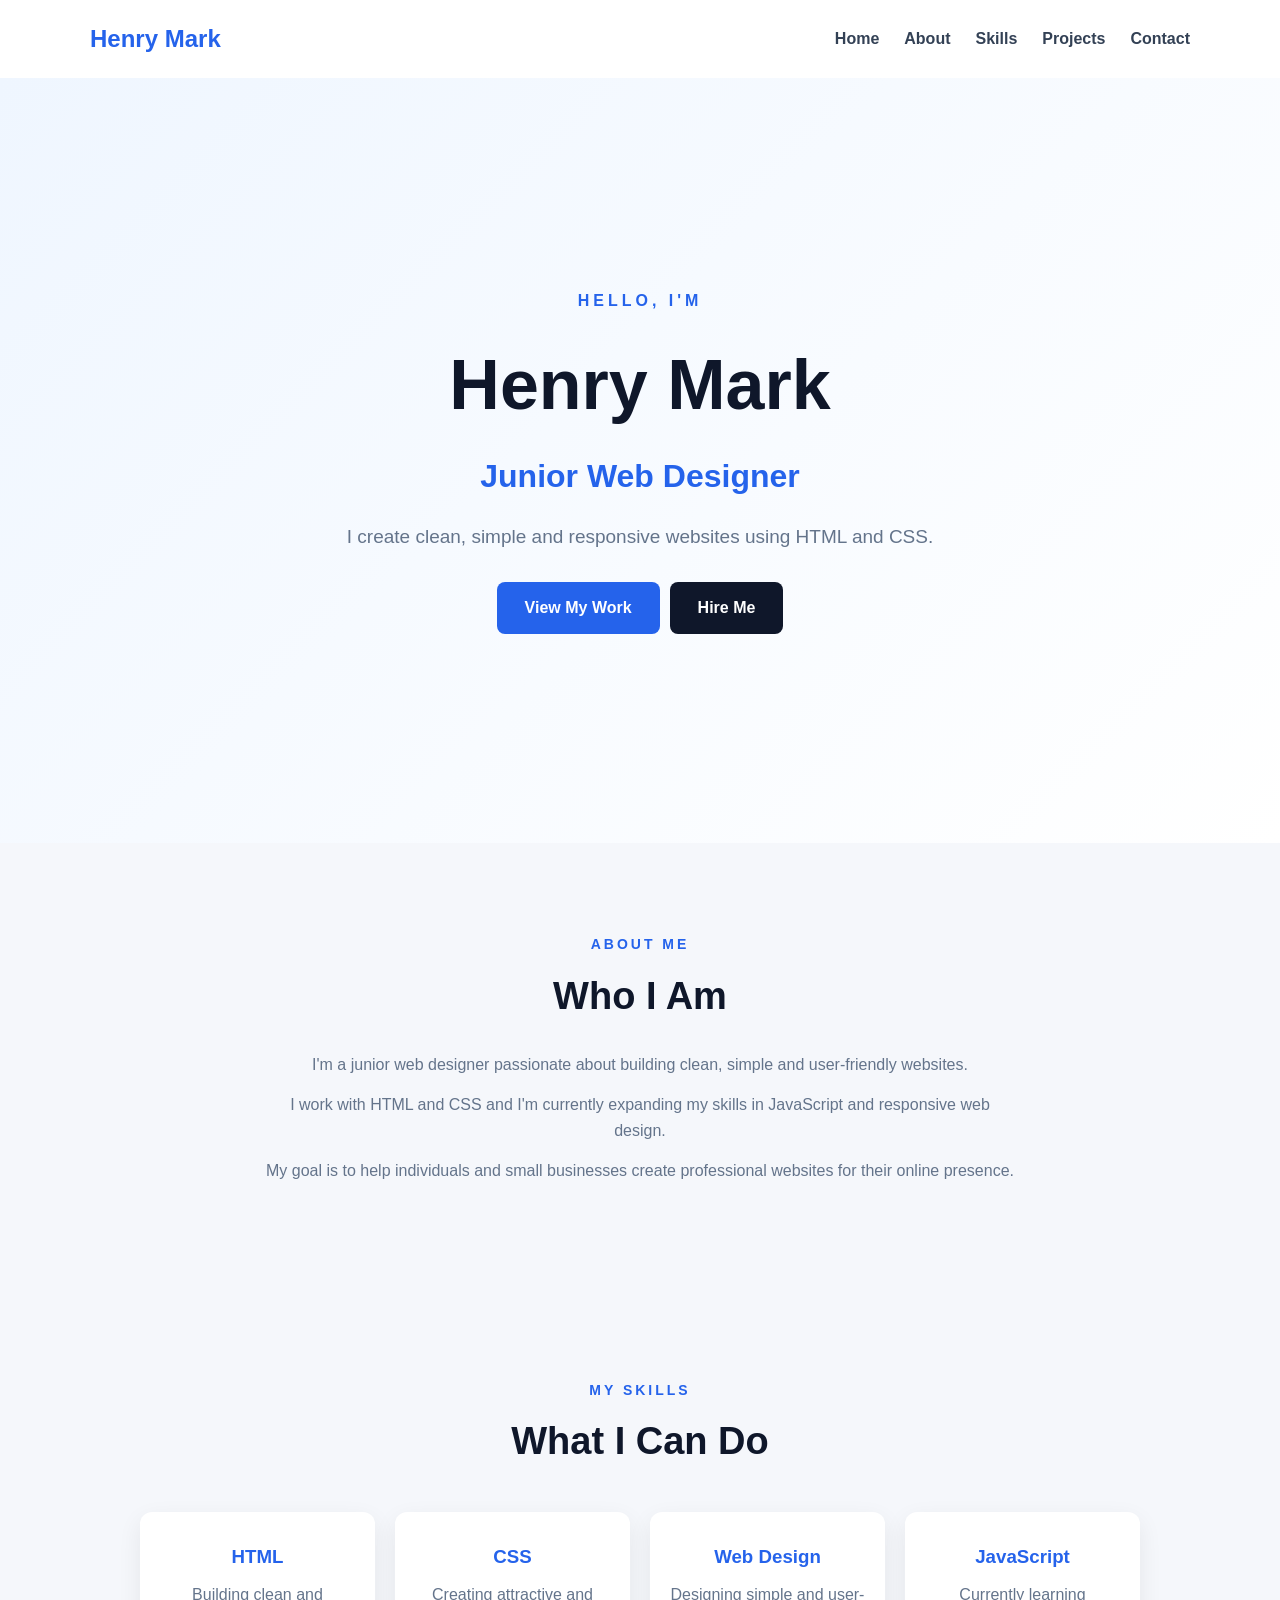
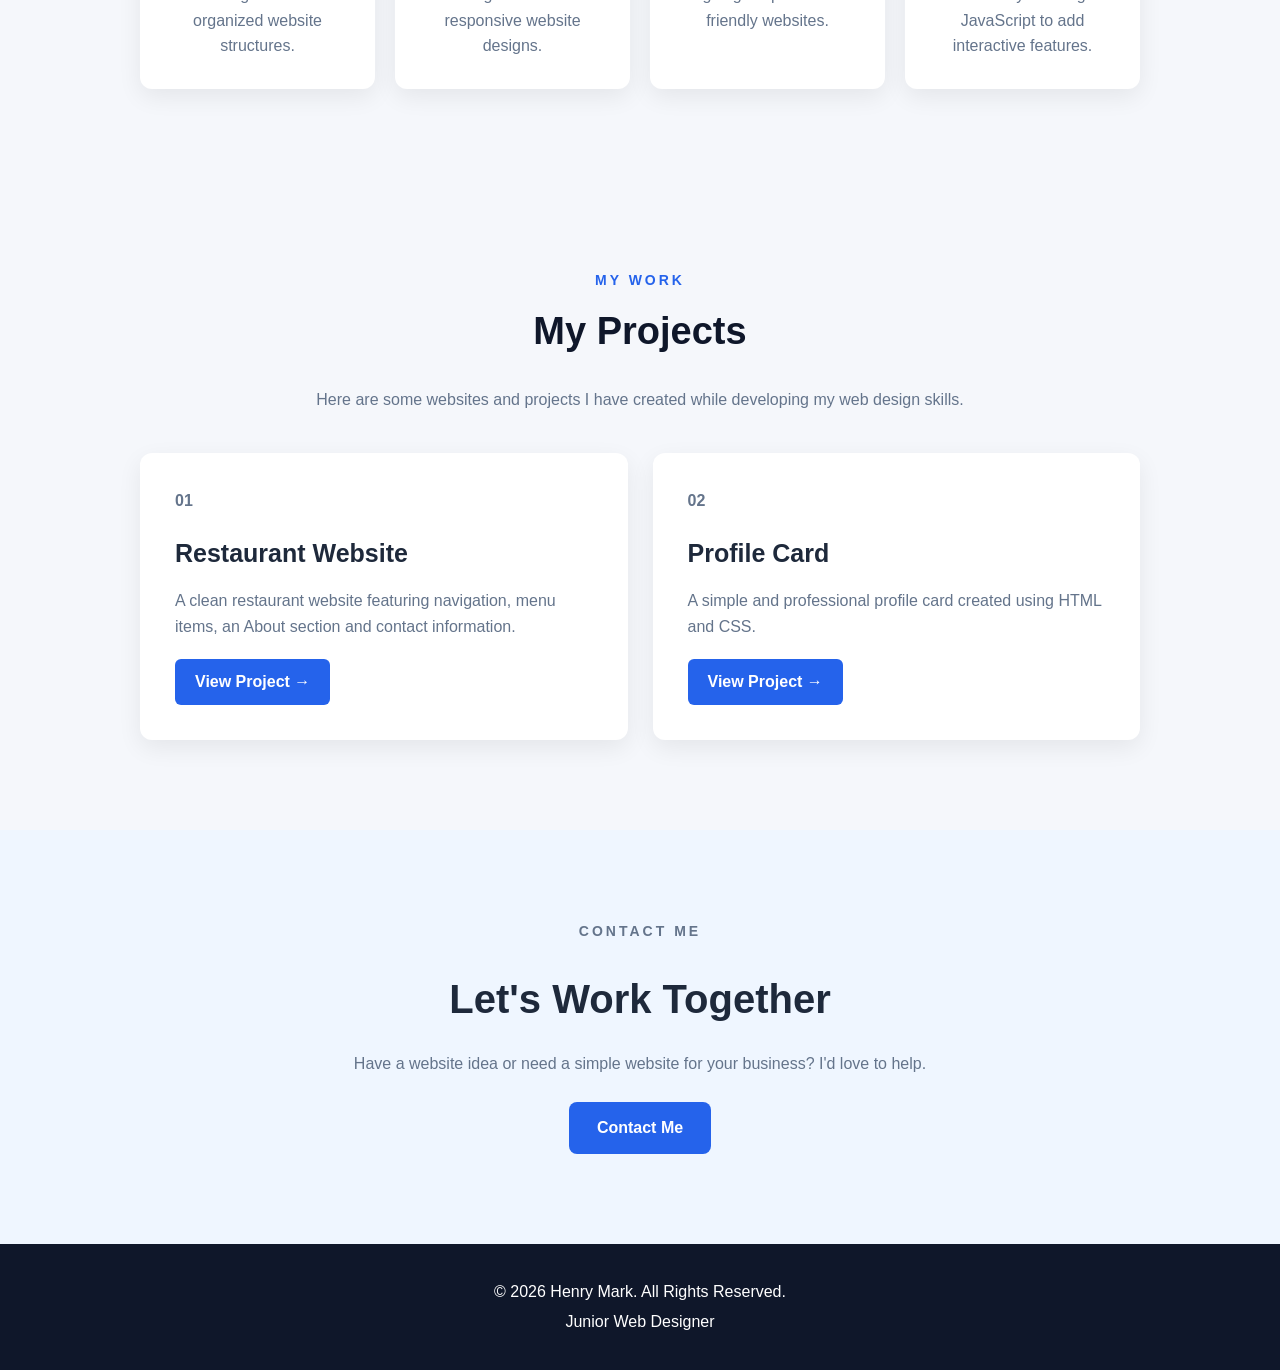
<file: index.html>
<!DOCTYPE html>
<html lang="en">

<head>
    <meta charset="UTF-8">
    <meta name="viewport" content="width=device-width, initial-scale=1.0">

    <title>Henry Mark | Junior Web Designer</title>

    <link rel="stylesheet" href="style.css">
</head>

<body>

    <!-- Navigation -->
    <nav>
        <div class="nav-container">
            <h2>Henry Mark</h2>

            <div class="nav-links">
                <a href="#home">Home</a>
                <a href="#about">About</a>
                <a href="#skills">Skills</a>
                <a href="#projects">Projects</a>
                <a href="#contact">Contact</a>
            </div>
        </div>
    </nav>


    <!-- Hero Section -->
    <section id="home" class="hero">

        <div class="hero-content">

            <p class="small-title">HELLO, I'M</p>

            <h1>Henry Mark</h1>

            <h2>Junior Web Designer</h2>

            <p class="intro">
                I create clean, simple and responsive websites
                using HTML and CSS.
            </p>

            <div class="hero-buttons">
                <a href="#projects" class="button">
                    View My Work
                </a>

                <a href="#contact" class="button secondary">
                    Hire Me
                </a>
            </div>

        </div>

    </section>


    <!-- About Section -->
    <section id="about">

        <div class="section-container">

            <p class="section-label">ABOUT ME</p>

            <h2>Who I Am</h2>

            <p class="section-text">
                I'm a junior web designer passionate about building
                clean, simple and user-friendly websites.
            </p>

            <p class="section-text">
                I work with HTML and CSS and I'm currently expanding
                my skills in JavaScript and responsive web design.
            </p>

            <p class="section-text">
                My goal is to help individuals and small businesses
                create professional websites for their online presence.
            </p>

        </div>

    </section>


    <!-- Skills Section -->
    <section id="skills">

        <div class="section-container">

            <p class="section-label">MY SKILLS</p>

            <h2>What I Can Do</h2>

            <div class="skills">

                <div class="skill">
                    <h3>HTML</h3>
                    <p>
                        Building clean and organized website
                        structures.
                    </p>
                </div>

                <div class="skill">
                    <h3>CSS</h3>
                    <p>
                        Creating attractive and responsive
                        website designs.
                    </p>
                </div>

                <div class="skill">
                    <h3>Web Design</h3>
                    <p>
                        Designing simple and user-friendly
                        websites.
                    </p>
                </div>

                <div class="skill">
                    <h3>JavaScript</h3>
                    <p>
                        Currently learning JavaScript to add
                        interactive features.
                    </p>
                </div>

            </div>

        </div>

    </section>


    <!-- Projects Section -->
    <section id="projects">

        <div class="section-container">

            <p class="section-label">MY WORK</p>

            <h2>My Projects</h2>

            <p class="section-text">
                Here are some websites and projects I have
                created while developing my web design skills.
            </p>

            <div class="projects">

                <!-- Restaurant Project -->
                <div class="project">

                    <div class="project-content">

                        <p class="project-number">01</p>

                        <h3>Restaurant Website</h3>

                        <p>
                            A clean restaurant website featuring
                            navigation, menu items, an About section
                            and contact information.
                        </p>

                        <a href="Restaurant.html" class="project-button">
                            View Project →
                        </a>

                    </div>

                </div>


                <!-- Profile Project -->
                <div class="project">

                    <div class="project-content">

                        <p class="project-number">02</p>

                        <h3>Profile Card</h3>

                        <p>
                            A simple and professional profile card
                            created using HTML and CSS.
                        </p>

                        <a href="profile.html" class="project-button">
                            View Project →
                        </a>

                    </div>

                </div>

            </div>

        </div>

    </section>


    <!-- Contact Section -->
    <section id="contact">

        <div class="contact-box">

            <p class="section-label">CONTACT ME</p>

            <h2>Let's Work Together</h2>

            <p>
                Have a website idea or need a simple website
                for your business? I'd love to help.
            </p>

            <a href="mailto:henmark568@gmail.com" class="button">
                Contact Me
            </a>

        </div>

    </section>


    <!-- Footer -->
    <footer>

        <p>
            © 2026 Henry Mark. All Rights Reserved.
        </p>

        <p>
            Junior Web Designer
        </p>

    </footer>


</body>
</html>
</file>
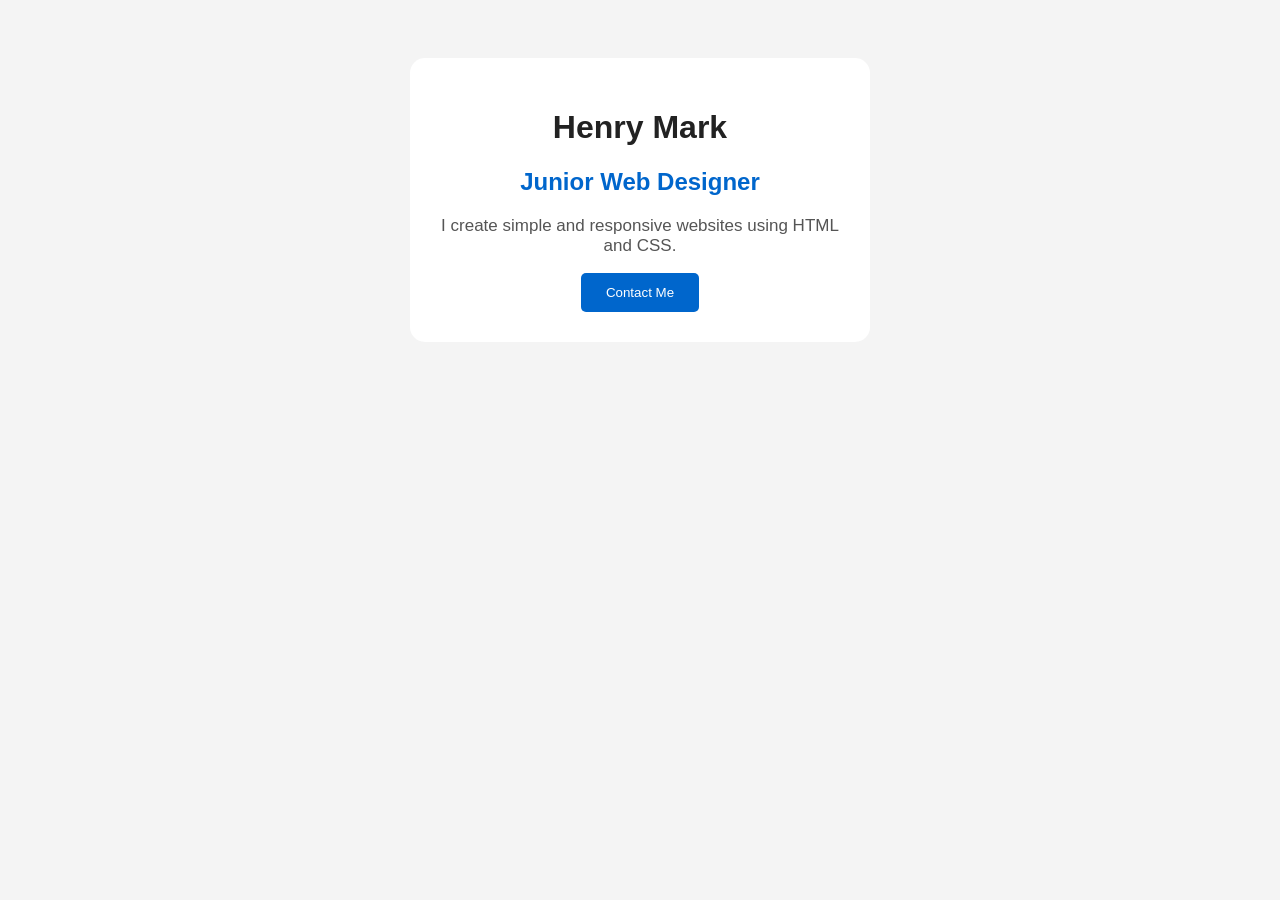
<file: profile.html>
<!DOCTYPE html>
<html>
<head>
    <title>My Profile</title>

    <style>
        body {
            font-family: Arial, sans-serif;
            background-color: #f4f4f4;
            text-align: center;
            padding: 50px;
        }

        .card {
            background-color: white;
            max-width: 400px;
            margin: auto;
            padding: 30px;
            border-radius: 15px;
        }

        h1 {
            color: #222;
        }

        h2 {
            color: #0066cc;
        }

        p {
            color: #555;
            font-size: 17px;
        }

        button {
            background-color: #0066cc;
            color: white;
            border: none;
            padding: 12px 25px;
            border-radius: 5px;
        }
    </style>
</head>

<body>

    <div class="card">

        <h1>Henry Mark</h1>

        <h2>Junior Web Designer</h2>

        <p>
            I create simple and responsive websites
            using HTML and CSS.
        </p>

        <button>Contact Me</button>

    </div>

</body>
</html>
</file>
<file: style.css>
* {
    margin: 0;
    padding: 0;
    box-sizing: border-box;
}

html {
    scroll-behavior: smooth;
}

body {
    font-family: Arial, Helvetica, sans-serif;
    background: #f5f7fb;
    color: #1e293b;
    line-height: 1.6;
}

/* NAVIGATION */

nav {
    width: 100%;
    background: white;
    box-shadow: 0 2px 12px rgba(0, 0, 0, 0.08);
}

.nav-container {
    width: 90%;
    max-width: 1100px;
    margin: 0 auto;
    padding: 20px 0;

    display: flex;
    justify-content: space-between;
    align-items: center;
}

.nav-container h2 {
    color: #2563eb;
}

.nav-links {
    display: flex;
    gap: 25px;
}

.nav-links a {
    color: #334155;
    text-decoration: none;
    font-weight: bold;
}

.nav-links a:hover {
    color: #2563eb;
}


/* HERO */

.hero {
    width: 100%;
    min-height: 85vh;

    display: flex;
    justify-content: center;
    align-items: center;

    text-align: center;

    background: linear-gradient(
        135deg,
        #eff6ff,
        #ffffff
    );
}

.hero-content {
    width: 90%;
    max-width: 800px;
    margin: 0 auto;
}

.small-title {
    color: #2563eb;
    font-weight: bold;
    letter-spacing: 4px;
    margin-bottom: 15px;
}

.hero h1 {
    font-size: 70px;
    color: #0f172a;
    margin-bottom: 10px;
}

.hero h2 {
    font-size: 32px;
    color: #2563eb;
    margin-bottom: 20px;
}

.intro {
    max-width: 650px;
    margin: 0 auto 30px;
    color: #64748b;
    font-size: 19px;
}


/* BUTTONS */

.hero-buttons {
    display: flex;
    justify-content: center;
    align-items: center;
    gap: 10px;
}

.button {
    display: inline-block;
    padding: 13px 28px;
    background: #2563eb;
    color: white;
    text-decoration: none;
    border-radius: 8px;
    font-weight: bold;
}

.button:hover {
    opacity: 0.85;
}

.secondary {
    background: #0f172a;
}


/* SECTIONS */

section {
    width: 100%;
}

.section-container {
    width: 90%;
    max-width: 1000px;
    margin: 0 auto;
    padding: 90px 0;
    text-align: center;
}

.section-label {
    color: #2563eb;
    font-size: 14px;
    font-weight: bold;
    letter-spacing: 3px;
    margin-bottom: 10px;
}

.section-container h2 {
    font-size: 38px;
    color: #0f172a;
    margin-bottom: 25px;
}

.section-text {
    max-width: 750px;
    margin: 0 auto 15px;
    color: #64748b;
}


/* SKILLS */

.skills {
    width: 100%;
    margin-top: 40px;

    display: grid;
    grid-template-columns: repeat(4, 1fr);
    gap: 20px;
}

.skill {
    background: white;
    padding: 30px 20px;
    border-radius: 12px;

    box-shadow: 0 8px 25px rgba(0, 0, 0, 0.07);

    text-align: center;
}

.skill h3 {
    color: #2563eb;
    margin-bottom: 10px;
}

.skill p {
    color: #64748b;
}


/* PROJECTS */

.projects {
    width: 100%;
    margin-top: 40px;

    display: grid;
    grid-template-columns: repeat(2, 1fr);
    gap: 25px;
}

.project {
    background: white;
    padding: 35px;
    border-radius: 12px;

    box-shadow: 0 8px 25px rgba(0, 0, 0, 0.07);

    text-align: left;
}

.project-number {
    color: #2563eb;
    font-weight: bold;
    margin-bottom: 10px;
}

.project h3 {
    font-size: 25px;
    margin-bottom: 15px;
}

.project p {
    color: #64748b;
    margin-bottom: 20px;
}

.project-button {
    display: inline-block;
    padding: 10px 20px;
    background: #2563eb;
    color: white;
    text-decoration: none;
    border-radius: 6px;
    font-weight: bold;
}


/* CONTACT */

#contact {
    background: #eff6ff;
}

.contact-box {
    width: 90%;
    max-width: 750px;
    margin: 0 auto;
    padding: 90px 20px;

    text-align: center;
}

.contact-box h2 {
    font-size: 40px;
    margin-bottom: 20px;
}

.contact-box p {
    color: #64748b;
    margin-bottom: 25px;
}


/* FOOTER */

footer {
    width: 100%;
    background: #0f172a;
    color: white;
    text-align: center;
    padding: 30px 20px;
}

footer p {
    color: white;
    margin: 5px;
}


/* MOBILE */

@media (max-width: 750px) {

    .nav-container {
        flex-direction: column;
        gap: 15px;
        text-align: center;
    }

    .nav-links {
        flex-wrap: wrap;
        justify-content: center;
        gap: 12px;
    }

    .hero h1 {
        font-size: 45px;
    }

    .hero h2 {
        font-size: 25px;
    }

    .hero-buttons {
        flex-direction: column;
    }

    .skills {
        grid-template-columns: 1fr 1fr;
    }

    .projects {
        grid-template-columns: 1fr;
    }
}


@media (max-width: 480px) {

    .skills {
        grid-template-columns: 1fr;
    }

    .hero h1 {
        font-size: 38px;
    }

    .section-container {
        padding: 60px 0;
    }
}
</file>
